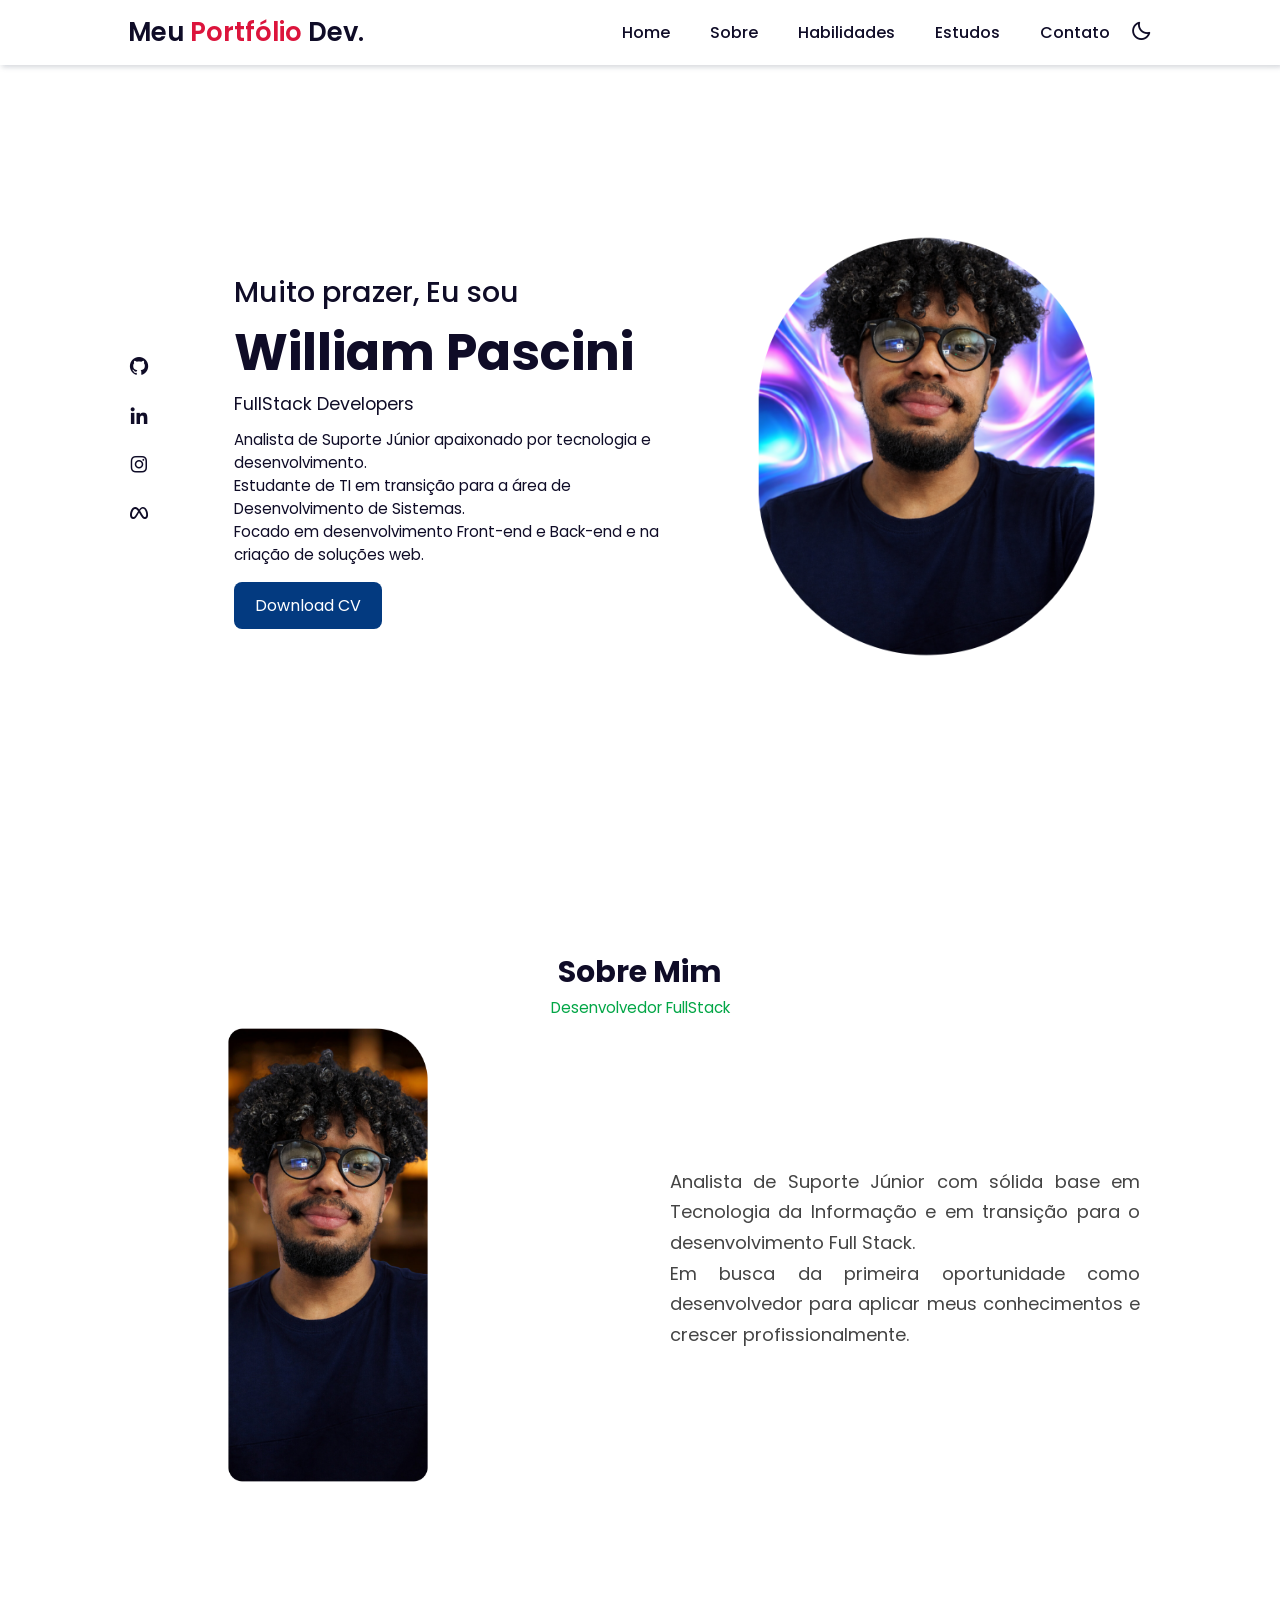
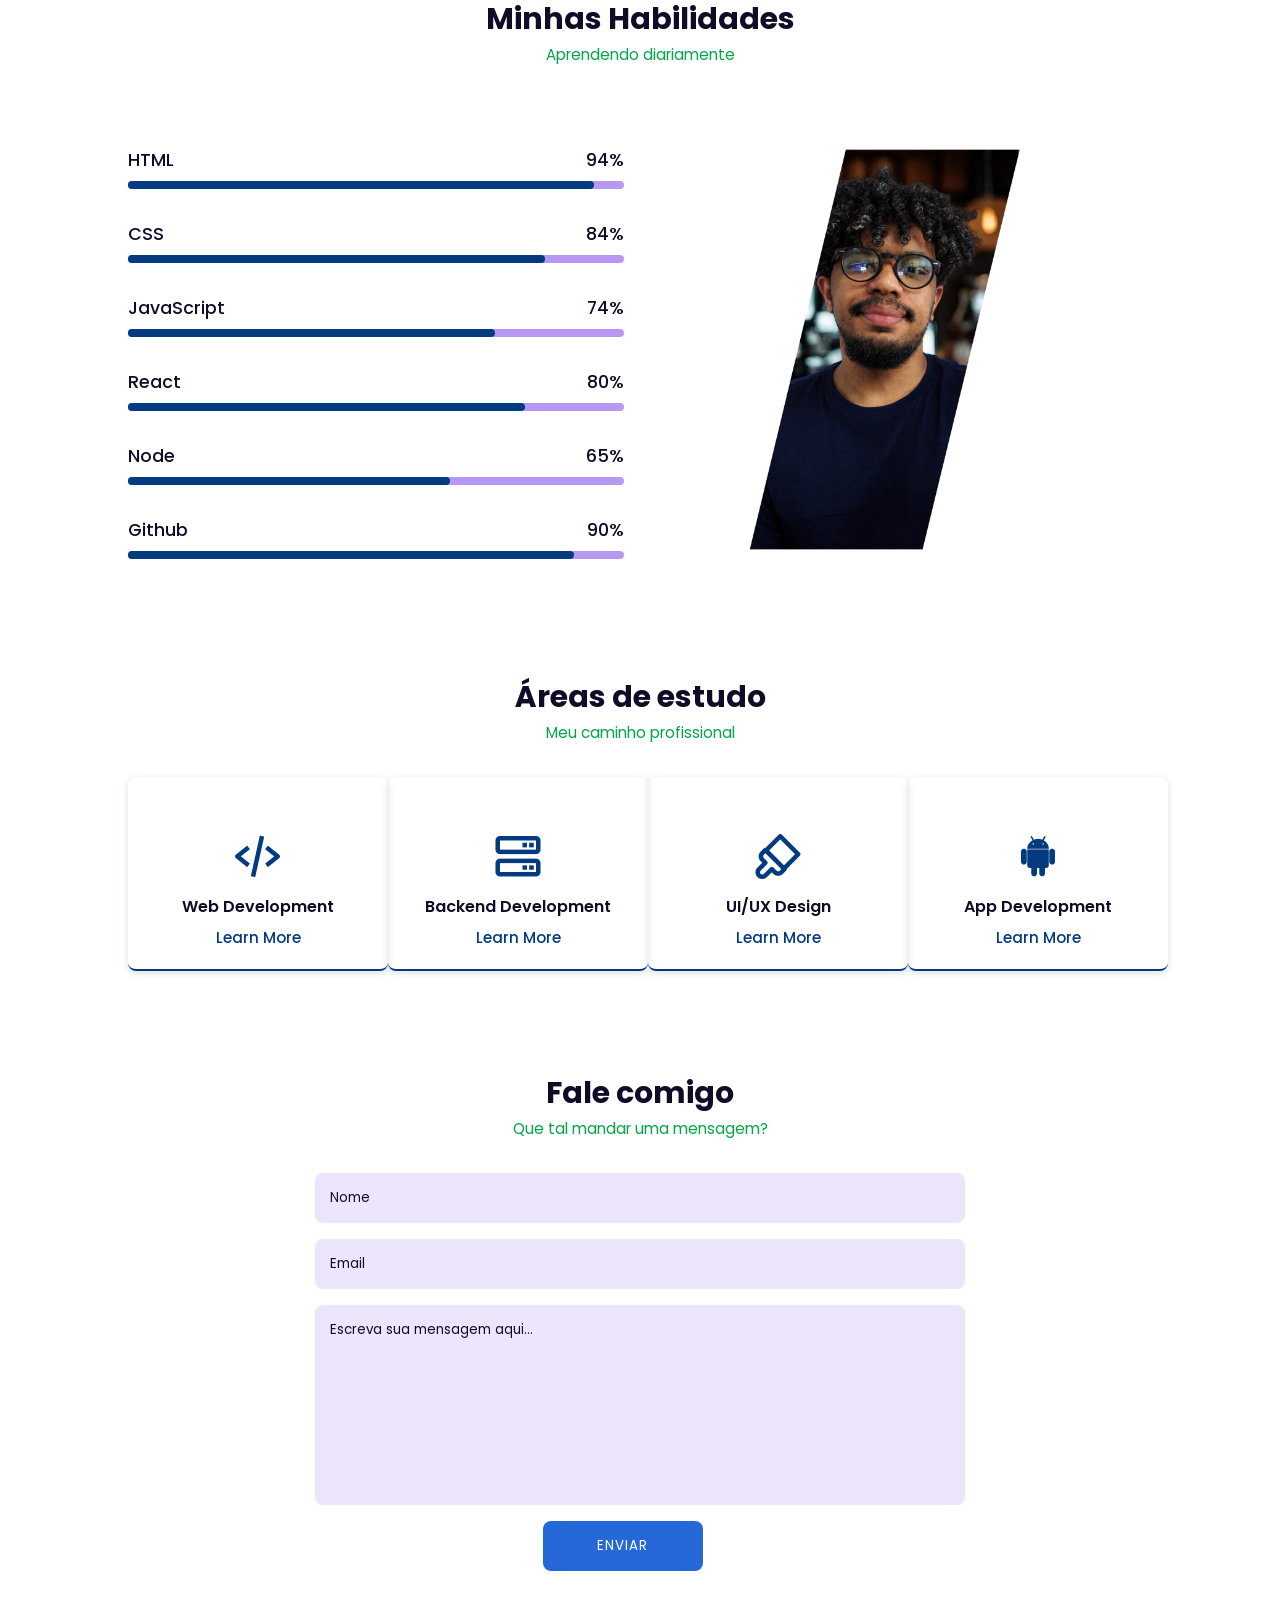
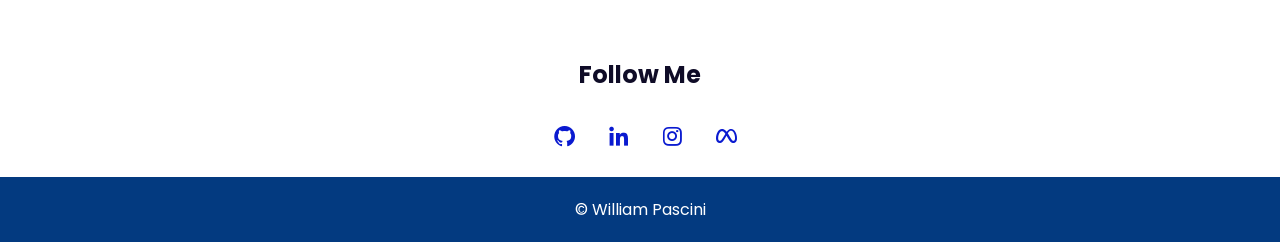
<file: portifolio_simples-main/index.html>
<!DOCTYPE html>
<html lang="pt-br">

<head>
    <meta charset="UTF-8">
    <meta http-equiv="X-UA-Compatible" content="IE=edge">
    <meta name="viewport" content="width=device-width, initial-scale=1.0">
    <title> Portfolio Pessoal - Estudantes de Tecnologia da Informação </title>
    <link rel="stylesheet" href="css/style.css">
    <link rel="stylesheet" href="https://cdn.jsdelivr.net/npm/boxicons@latest/css/boxicons.min.css">
</head>

<body>

<header>
    <a href="#" class="logo">Meu <span> Portfólio</span> Dev.</a>

    <div class="bx bx-menu" id="menu-icon"></div>

    <ul class="navbar">
        <li><a href="#home">Home</a></li>
        <li><a href="#about">Sobre</a></li>
        <li><a href="#skills">Habilidades</a></li>
        <li><a href="#services">Estudos</a></li>
        <li><a href="#contact">Contato</a></li>
        <div class="bx bx-moon" id="darkmode"></div>
    </ul>
</header>

<section class="home hidden" id="home">
    <div class="social">
        <a href="https://github.com/Willliamonb/Williamonb" target="_blank"><i class='bx bxl-github'></i></a>
        <a href="https://www.linkedin.com/in/william-pascini-985948308/" target="_blank"><i class='bx bxl-linkedin'></i></a>
        <a href="https://www.instagram.com/williamonb/" target="_blank"><i class='bx bxl-instagram'></i></a>
        <a href="https://www.facebook.com/williamonb" target="_blank"><i class='bx bxl-meta'></i></a>
    </div>

    <div class="home-img">
        <img src="img/oficial.png" alt="">
    </div>

    <div class="home-text">
        <span>Muito prazer, Eu sou</span>
        <h1>William Pascini</h1>
        <h2>FullStack Developers</h2>
        <p>
            Analista de Suporte Júnior apaixonado por tecnologia e desenvolvimento.<br>
            Estudante de TI em transição para a área de Desenvolvimento de Sistemas.<br>
            Focado em desenvolvimento Front-end e Back-end e na criação de soluções web.
        </p>
        <a href="https://drive.google.com/file/d/13HijK38m7LIcvoHT1nVWaud1ObLc06fU/view?usp=sharing" target="_blank" class="btn">Download CV</a>
    </div>
</section>

<section class="about" id="about">
    <div class="heading">
        <h2>Sobre Mim</h2>
        <span>Desenvolvedor FullStack</span>
    </div>

    <div class="about-container">
        <div class="about-img hidden">
            <img src="img/fundo 2.png" alt="">
        </div>

        <div class="about-text hidden">
            <p>
                Analista de Suporte Júnior com sólida base em Tecnologia da Informação e em transição para o desenvolvimento Full Stack.
            </p>
            <p>
                Em busca da primeira oportunidade como desenvolvedor para aplicar meus conhecimentos e crescer profissionalmente.
            </p>
        </div>
    </div>
</section>

<section class="skills hidden" id="skills">
    <div class="heading">
        <h2>Minhas Habilidades</h2>
        <span>Aprendendo diariamente</span>
    </div>

    <div class="skills-container">
        <div class="bars">
            <div class="bars-box">
                <h3>HTML</h3>
                <span>94%</span>
                <div class="light-bar"></div>
                <div class="percent-bar html-bar"></div>
            </div>

            <div class="bars-box">
                <h3>CSS</h3>
                <span>84%</span>
                <div class="light-bar"></div>
                <div class="percent-bar css-bar"></div>
            </div>

            <div class="bars-box">
                <h3>JavaScript</h3>
                <span>74%</span>
                <div class="light-bar"></div>
                <div class="percent-bar js-bar"></div>
            </div>

            <div class="bars-box">
                <h3>React</h3>
                <span>80%</span>
                <div class="light-bar"></div>
                <div class="percent-bar react-bar"></div>
            </div>

            <div class="bars-box">
                <h3>Node</h3>
                <span>65%</span>
                <div class="light-bar"></div>
                <div class="percent-bar node-bar"></div>
            </div>

            <div class="bars-box">
                <h3>Github</h3>
                <span>90%</span>
                <div class="light-bar"></div>
                <div class="percent-bar git-bar"></div>
            </div>
        </div>

        <div class="skills-img">
            <img src="img/fundo 3.png" alt="Skill">
        </div>
    </div>
</section>

<section class="services hidden" id="services">
    <div class="heading">
        <h2>Áreas de estudo</h2>
        <span>Meu caminho profissional</span>
    </div>

    <div class="services-content">
        <div class="services-box">
            <i class='bx bx-code-alt'></i>
            <h3>Web Development</h3>
            <a href="#">Learn More</a>
        </div>

        <div class="services-box">
            <i class='bx bx-server'></i>
            <h3>Backend Development</h3>
            <a href="#">Learn More</a>
        </div>

        <div class="services-box">
            <i class='bx bx-brush'></i>
            <h3>UI/UX Design</h3>
            <a href="#">Learn More</a>
        </div>

        <div class="services-box">
            <i class='bx bxl-android'></i>
            <h3>App Development</h3>
            <a href="#">Learn More</a>
        </div>
    </div>
</section>

<section class="contact hidden" id="contact">
    <div class="heading">
        <h2>Fale comigo</h2>
        <span>Que tal mandar uma mensagem?</span>
    </div>

    <div class="contact-form">
        <form action="">
            <input type="text" placeholder="Nome">
            <input type="email" placeholder="Email">
            <textarea cols="30" rows="10" placeholder="Escreva sua mensagem aqui..."></textarea>
            <input type="button" value="Enviar" class="contact-button">
        </form>
    </div>
</section>

<div class="footer">
    <h2>Follow Me</h2>
    <div class="footer-social">
        <a href="https://github.com/Willliamonb/Williamonb" target="_blank"><i class='bx bxl-github'></i></a>
        <a href="https://www.linkedin.com/in/william-pascini-985948308/" target="_blank"><i class='bx bxl-linkedin'></i></a>
        <a href="https://www.instagram.com/williamonb/" target="_blank"><i class='bx bxl-instagram'></i></a>
        <a href="https://www.facebook.com/williamonb" target="_blank"><i class='bx bxl-meta'></i></a>
    </div>
</div>

<div class="copyright">
    &#169; William Pascini
</div>

<script src="script/script.js"></script>

</body>
</html>
</file>
<file: portifolio_simples-main/css/style.css>
@import url("https://fonts.googleapis.com/css2?family=Poppins:wght@200;300;400;500;600;700&display=swap");

* {
  margin: 0;
  padding: 0;
  box-sizing: border-box;
  list-style: none;
  text-decoration: none;
  scroll-behavior: smooth;
  scroll-padding-top: 2rem;
  font-family: "Poppins", sans-serif;
}

:root {
  --main-color: #033a80;
  --bg-color: #fff;
  --text-color: #0f0c27;
  --hover: hsl(260, 100%, 51%);
  --big-font: 3.2rem;
  --medium-font: 1.8rem;
  --p-font: 0.941rem;
}

section {
  padding: 50px 10%;
}

body.active {
  --text-color: #fff;
  --bg-color: #0f0c27;
}

body {
  background: var(--bg-color);
  color: var(--text-color);
}

*::selection {
  color: var(--bg-color);
  background: var(--main-color);
}

.heading {
  text-align: center;
}

.heading h2 {
  font-size: 30px;
}

.heading span {
  font-size: var(--p-font);
  color: rgb(2, 166, 70);
}

header {
  position: fixed;
  width: 100%;
  top: 0;
  right: 0;
  z-index: 1000;
  display: flex;
  align-items: center;
  justify-content: space-between;
  background: var(--bg-color);
  padding: 13px 10%;
  transition: 0.2s;
  box-shadow: -3px -3px 7px #ffffff73,
    2px 2px 5px rgba(94, 104, 121, 0.288);
}

header.shadow {
  box-shadow: 0 0 4px rgb(14 55 54 / 15%);
}

.logo {
  font-size: 1.61rem;
  font-weight: 600;
  color: var(--text-color);
}

.logo span {
  font-size: 1.61rem;
  font-weight: 600;
  color: crimson;
}

.navbar {
  display: flex;
}

.navbar a {
  font-size: 1rem;
  padding: 10px 20px;
  color: var(--text-color);
  font-weight: 500;
}

.navbar a:hover {
  color: var(--hover);
}

#menu-icon {
  font-size: 24px;
  cursor: pointer;
  z-index: 10001;
  display: none;
}

#darkmode {
  font-size: 22px;
  cursor: pointer;
}

.home {
  position: relative;
  width: 100%;
  min-height: 100vh;
  display: grid;
  grid-template-columns: 0.2fr 1fr 1fr;
  align-items: center;
  gap: 1rem;
}

.home-img {
  order: 3;
}

.home-img img {
  width: 100%;
}

.home-text span {
  font-size: var(--medium-font);
  font-weight: 500;
}

.home-text h1 {
  font-size: var(--big-font);
}

.home-text h2 {
  font-size: 1.1rem;
  font-weight: 400;
}

.home-text p {
  font-size: var(--p-font);
  font-weight: 400;
  margin: 0.7rem 0 1rem;
}

.social {
  display: flex;
  flex-direction: column;
}

.social a {
  margin-bottom: 1rem;
  font-size: 22px;
  color: var(--text-color);
}

.social a:hover {
  color: var(--hover);
  transform: translateY(-2px);
}

.btn {
  display: inline-block;
  background: var(--main-color);
  color: #fff;
  padding: 0.7rem 1.3rem;
  border-radius: 0.5rem;
}

.btn:hover {
  background: var(--hover);
  transform: translateY(-2px);
}

.about-container {
    display: flex;
    align-items: center; /* 🔥 CENTRALIZA VERTICALMENTE */
    justify-content: center;
    gap: 60px;
    max-width: 1000px;
    margin: 0 auto;
}

.about-img img {
  width: 80%;
  border-radius: 0.5rem;
}

.about-text p {
  font-size: var(--p-font);
  font-weight: 400;
  text-align: justify;
}

.about-text {
    max-width: 500px;
}

.about-text {
    display: flex;
    flex-direction: column;
    justify-content: center;
}

.information {
  margin: 1rem 0 1.4rem;
}

.information .info-box {
  display: flex;
  align-items: center;
  margin-bottom: 1.4rem;
}

.information .info-box .bx {
  font-size: 22px;
}

.information .info-box span {
  font-weight: 400;
  margin-left: 1rem;
}

.skills-container {
  display: grid;
  grid-template-columns: repeat(2, 1fr);
  align-items: center;
  gap: 2rem;
  margin-top: 4rem;
}

.skills-img img {
  width: 80%;
  padding-left: 4rem;
  object-position: center;
}

.bars-box {
  position: relative;
  display: flex;
  justify-content: space-between;
  align-items: center;
  padding: 1rem 0;
  margin-bottom: 1rem;
}

.bars-box h3,
.bars-box span {
  font-size: 1.1rem;
  font-weight: 500;
}

.light-bar {
  position: absolute;
  bottom: 0;
  left: 0;
  width: 100%;
  height: 0.5rem;
  background: hsla(260, 100%, 44%, 0.4);
  border-radius: 0.5rem;
}

.percent-bar {
  position: absolute;
  bottom: 0;
  left: 0;
  height: 0.5rem;
  background: var(--main-color);
  border-radius: 0.5rem;
}

.html-bar {
  width: 94%;
}

.css-bar {
  width: 84%;
}

.js-bar {
  width: 74%;
}

.react-bar {
  width: 80%;
}
.node-bar {
  width: 65%;
}
.git-bar {
  width: 90%;
}

.services-content {
  display: grid;
  grid-template-columns: repeat(auto-fit, minmax(200px, auto));
  justify-content: center;
  gap: 1rem;
  margin-top: 2rem;
}

.services-box {
  padding: 20px;
  width: 260px;
  display: flex;
  flex-direction: column;
  align-items: center;
  text-align: center;
  border-radius: 0.5rem;
  border-bottom: 2px solid var(--main-color);
  box-shadow: 0 2px 7px rgb(14 55 54 / 15%);
}

.services-box:hover {
  background-color: #02225a;
  transform: translateY(-5px);
}

.services-box h3 {
  font-size: 1rem;
  font-weight: 600;
  margin: 0.7rem 0 0.4rem;
}

.services-box:hover h3 {
  color: #fff;
}

.services-box .bx {
  padding-top: 2rem;
  font-size: 54px;
  color: var(--main-color);
}

.services-box:hover .bx {
  color: #22cf91;
}

.services-box a {
  color: var(--main-color);
  font-size: var(--p-font);
  font-weight: 500;
}

.services-box:hover a {
  color: #8b8a8f;
}

.contact-form {
  display: grid;
  place-items: center;
  margin-top: 2rem;
}

.contact-form form {
  display: flex;
  flex-direction: column;
  width: 650px;
}

form input,
textarea {
  padding: 15px;
  border-radius: 0.5rem;
  width: 100%;
  border: none;
  outline: none;
  background: hsla(260, 100%, 44%, 0.1);
  margin-bottom: 1rem;
  color: var(--text-color);
}

form input::placeholder,
textarea::placeholder {
  color: var(--text-color);
}

form textarea {
  resize: none;
  height: 200px;
}

.contact-button {
  width: 160px;
  cursor: pointer;
  background: #2768d9;
  color: #fff;
  justify-content: center;
  text-transform: uppercase;
  letter-spacing: 1px;
  margin-left: 35%;
}

.contact-button:hover {
  background: var(--hover);
}

.footer {
  display: grid;
  place-items: center;
  padding: 20px;
  color: #000;
}

.footer h2 {
  font-size: 1.5rem;
  margin-bottom: 1.6rem;
  color: var(--text-color)
}

.footer-social a i {
  color: rgb(10, 26, 208);
  font-size: 25px;
  margin-left: 10px;
  text-align: center;
  line-height: 40px;
  background-color: #fff;
  border-radius: 50%;
  width: 40px;
  height: 40px;
}

.copyright {
  padding: 20px;
  background: var(--main-color);
  text-align: center;
  color: #fff;
}

.copyright a {
  color: #22cf91;
}

.show{
    opacity: 1;
    transform: translateY(0);
}

.hidden{
    opacity: 0;
    transform: translateY(60px);
    transition: all 0.9s ease;
    width: 100%;
}

.show{
    opacity: 1;
    transform: translateY(0);
}

.about-text p {
    font-size: 18px;
    line-height: 1.7;
    color: #444;
    max-width: 600px;
}

/* For Mobile */
@media (max-width: 991px) {
  header {
    padding: 18px 4%;
  }

  section {
    padding: 50px 4%;
  }
}

@media (max-width: 881px) {
  :root {
    --big-font: 2.7rem;
    --medium-font: 1.4rem;
  }
}

@media (max-width: 768px) {
  :root {
    --big-font: 2.4rem;
    --medium-font: 1.2rem;
  }

  header {
    padding: 11px 4%;
  }

  #menu-icon {
    display: initial;
    color: var(--text-color);
  }

  header .navbar {
    position: absolute;
    top: -500px;
    left: 0;
    right: 0;
    display: flex;
    flex-direction: column;
    background: var(--bg-color);
    box-shadow: 0 4px 4px rgb(0 0 0 / 10%);
    transition: 0.2s ease;
    text-align: center;
  }

  .navbar.active {
    top: 100%;
  }

  .navbar a {
    padding: 1.5rem;
    display: block;
    background: var(--bg-color);
  }

  #darkmode {
    position: absolute;
    top: 1.4rem;
    right: 2rem;
  }

  .scroll-down {
    display: none;
  }

  .home {
    grid-template-columns: 0.5fr 3fr;
  }

  .home-text {
    grid-column: 1/3;
    padding-left: 1.4rem;
  }

  .home-img {
    order: initial;
  }

  .about-container {
    grid-template-columns: 1fr;
  }

  .about-img {
    display: flex;
    justify-content: center;
  }

  .skills-container {
    grid-template-columns: 1fr;
  }

  .skills-img img {
    padding-left: 0;
  }

  .skills-img {
    padding-top: 2rem;
    display: flex;
    justify-content: center;
  }

  .contact-form form {
    width: 300px;
  }

  .contact-button {
    margin-left: 25%;
  }
}

@media (max-width: 340px) {
  :root {
    --big-font: 1.7rem;
    --medium-font: 1.1rem;
  }

  .home-text span {
    font-size: 1rem;
  }

  .home-text h2 {
    font-size: 0.9rem;
    font-weight: 500;
  }

  .information .info-box span {
    font-size: 1rem;
  }

  .contact-form form {
    width: 300px;
  }

  .contact-button {
    margin-left: 25%;
  }
}
</file>
